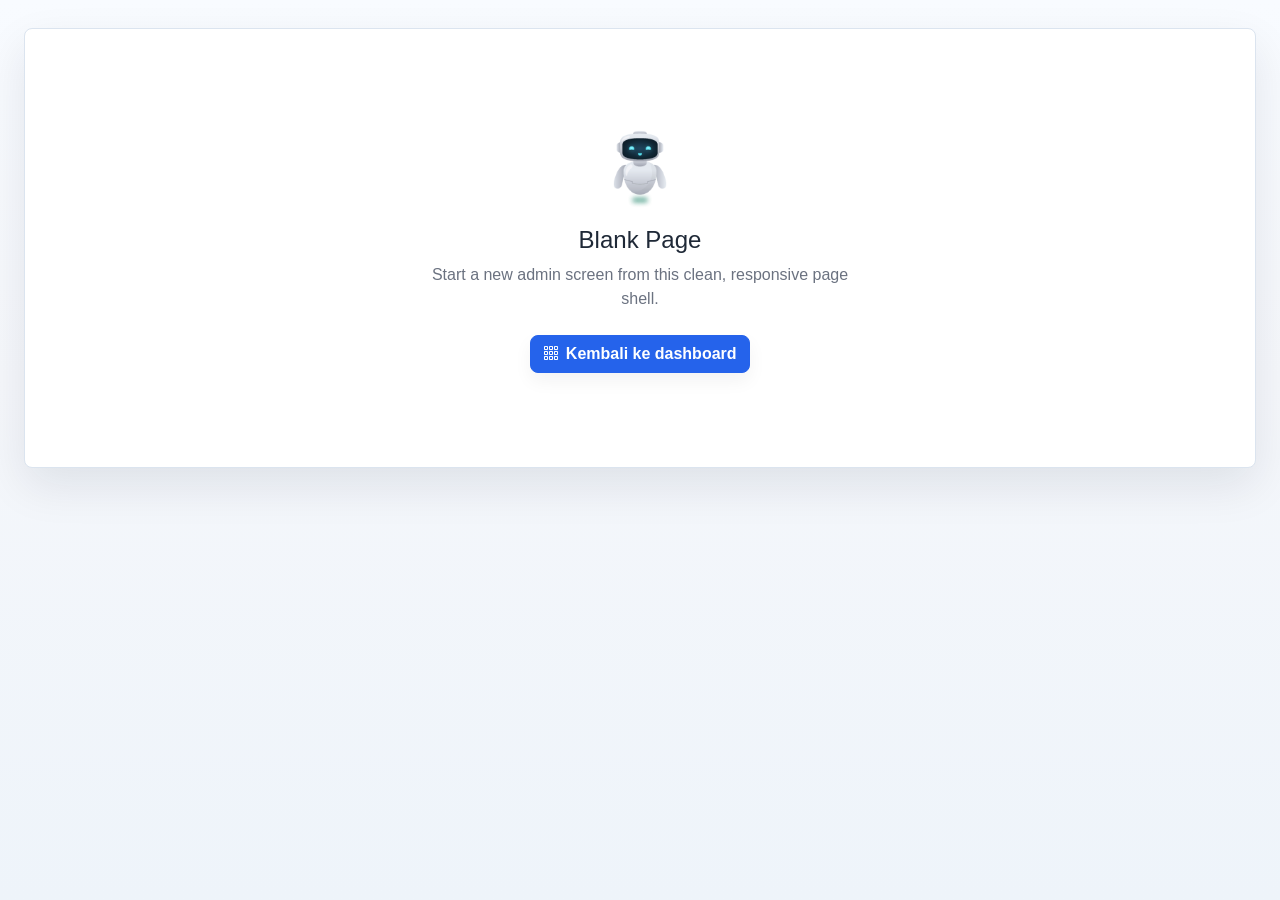
<file: blank.html>
<!DOCTYPE html>
<html lang="en">
<head>
  <meta charset="UTF-8">
  <meta name="viewport" content="width=device-width, initial-scale=1.0">
  <meta name="description" content="adminHMD professional admin dashboard template">
  <title>Blank</title>

  <link rel="stylesheet" href="Template/assets/css/bootstrap.min.css">
  <link rel="stylesheet" href="Template/assets/vendors/bootstrap-icons/bootstrap-icons.css">
  <link rel="stylesheet" href="Template/assets/css/style.css">
</head>

<body>
  <div class="admin-shell">
    <div class="sidebar-backdrop" data-sidebar-close></div>
      <main class="dashboard-content">
        <div class="container-fluid px-3 px-lg-4 py-4">
          <section class="panel blank-panel">
            <div class="blank-state">
              <img class="blank-visual" src="Template/assets/images/png/dasher-ai.png" alt="adminHMD assistant visual">
              <h2 class="h4 mb-2">Blank Page</h2>
              <p class="text-muted mb-4">Start a new admin screen from this clean, responsive page shell.</p>
              <a class="btn btn-primary" href="#"><i class="bi bi-grid-3x3-gap" aria-hidden="true"></i> Kembali ke dashboard</a>
            </div>
          </section>
        </div>
      </main>

    </div>
  </div>

  <script src="Template/assets/js/bootstrap.bundle.min.js"></script>
  <script src="Template/assets/js/main.js"></script>
</body>
</html>
</file>
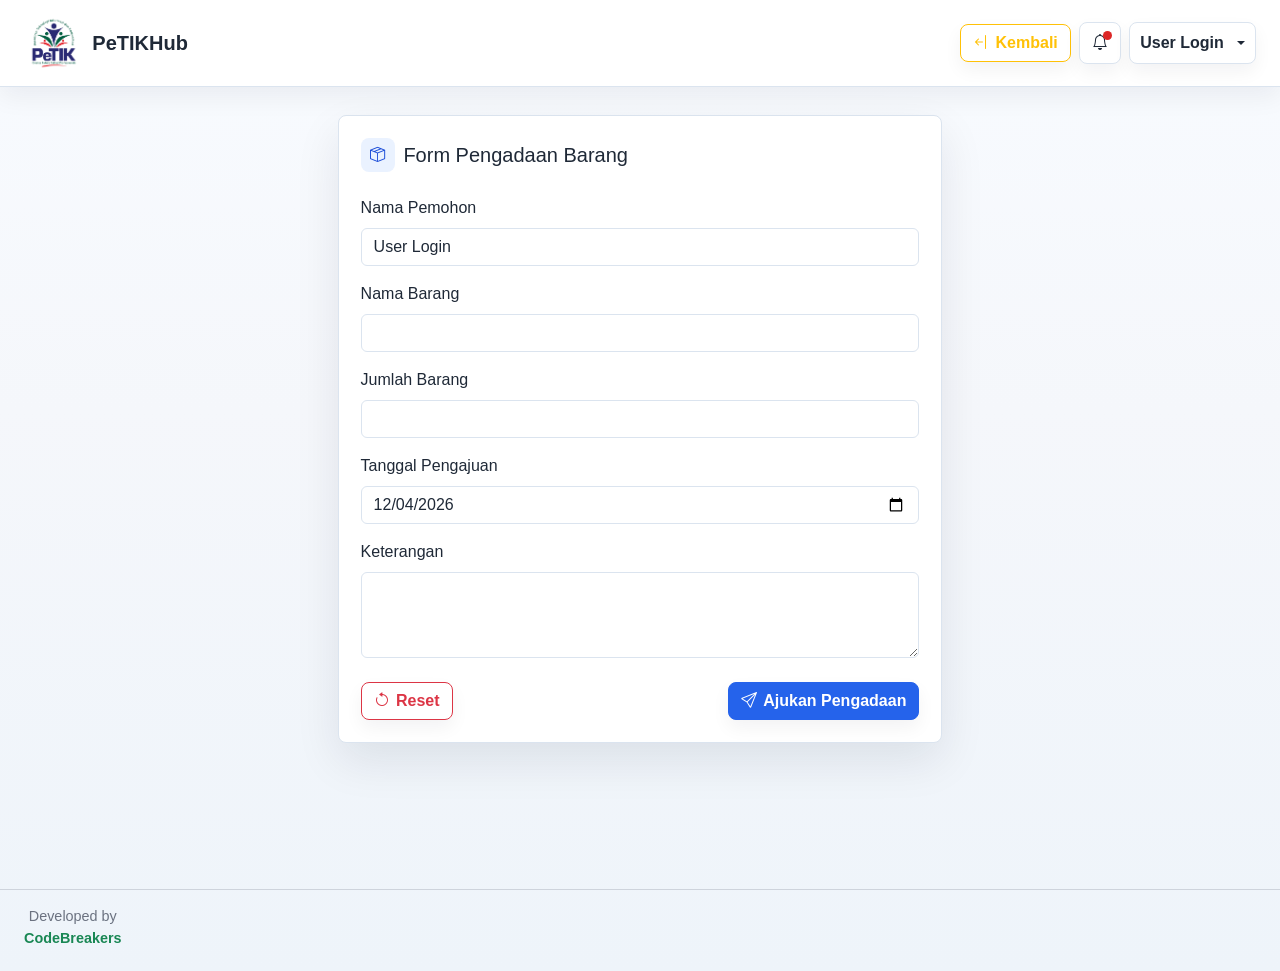
<file: form.html>
<!doctype html>
<html lang="id" data-theme="light" data-bs-theme="light">
  <head>
    <meta charset="UTF-8" />
    <meta name="viewport" content="width=device-width, initial-scale=1.0" />
    <meta
      name="description"
      content="adminHMD professional admin dashboard template"
    />
    <title>Form Pengadaan Barang</title>

    <link rel="stylesheet" href="Template/assets/css/bootstrap.min.css" />
    <link
      rel="stylesheet"
      href="Template/assets/vendors/bootstrap-icons/bootstrap-icons.css"
    />
    <link rel="stylesheet" href="Template/assets/css/style.css" />
  </head>

  <body>
    <div class="admin-main">
      <nav class="navbar admin-navbar navbar-expand bg-white">
        <div class="container-fluid px-3 px-lg-4">
          <div class="navbar-brand-wrapper d-flex align-items-center">
            <img
              src="Template/assets/images/jpeg/logo_PeTIK.png"
              alt="logo"
              class="navbar-brand me-2"
              style="width: 10%"
            />
            <h5 class="fw-bold mb-0">PeTIKHub</h5>
          </div>

          <div class="navbar-actions ms-auto d-flex align-items-center gap-2">
            <a href="dashboard_user.html">
              <button class="btn btn-outline-warning" type="button">
                <i class="bi bi-arrow-bar-left" aria-hidden="true"></i>
                Kembali
              </button>
            </a>

            <div class="dropdown">
              <button
                class="icon-button"
                type="button"
                data-bs-toggle="dropdown"
                aria-expanded="false"
                aria-label="Notifications"
              >
                <span class="notification-dot"></span>
                <i class="bi bi-bell" aria-hidden="true"></i>
              </button>
              <div class="dropdown-menu dropdown-menu-end notification-menu">
                <div class="dropdown-header fw-bold text-body">
                  Notifications
                </div>
                <a class="dropdown-item">
                  <span class="notification-title">New user registered</span>
                  <span class="notification-time">4 minutes ago</span>
                </a>
                <a class="dropdown-item">
                  <span class="notification-title">Revenue target reached</span>
                  <span class="notification-time">32 minutes ago</span>
                </a>
                <a class="dropdown-item">
                  <span class="notification-title"
                    >Security review completed</span
                  >
                  <span class="notification-time">1 hour ago</span>
                </a>
              </div>
            </div>

            <div class="dropdown">
              <button
                class="profile-button dropdown-toggle"
                type="button"
                data-bs-toggle="dropdown"
                aria-expanded="false"
              >
                <span class="profile-name d-none d-sm-inline" id="pengguna"
                  >User</span
                >
              </button>
              <ul class="dropdown-menu dropdown-menu-end">
                <li>
                  <button
                    class="btn btn-danger dropdown-item text-danger"
                    type="button"
                    onclick="logout()"
                  >
                    Logout
                  </button>
                </li>
              </ul>
            </div>
          </div>
        </div>
      </nav>

      <main class="dashboard-content">
        <div class="container-fluid px-3 px-lg-4 py-4">
          <section class="row justify-content-center g-4">
            <div class="col-12 col-lg-8 col-xl-6">
              <form
                id="formPengadaan"
                class="panel needs-validation"
                novalidate
              >
                <div class="panel-header">
                  <div>
                    <h2 class="h5 mb-1 section-title">
                      <i class="bi bi-box-seam" aria-hidden="true"></i>
                      <span>Form Pengadaan Barang</span>
                    </h2>
                  </div>
                </div>

                <div class="row g-3">
                  <div class="col-12">
                    <label class="form-label" for="formNama"
                      >Nama Pemohon</label
                    >
                    <input
                      class="form-control"
                      id="formNama"
                      type="text"
                      readonly
                      required
                    />
                    <small
                      id="pemohonError"
                      class="text-danger d-block"
                    ></small>
                  </div>

                  <div class="col-12 mt-3">
                    <label class="form-label" for="formBarang"
                      >Nama Barang</label
                    >
                    <input
                      class="form-control"
                      id="formBarang"
                      type="text"
                      required
                    />
                    <small id="barangError" class="text-danger d-block"></small>
                  </div>

                  <div class="col-12 mt-3">
                    <label class="form-label" for="formJumlah"
                      >Jumlah Barang</label
                    >
                    <input
                      class="form-control"
                      id="formJumlah"
                      type="number"
                      min="1"
                      step="1"
                      required
                    />
                    <small id="jumlahError" class="text-danger d-block"></small>
                  </div>

                  <div class="col-12 mt-3">
                    <label class="form-label" for="formTanggal"
                      >Tanggal Pengajuan</label
                    >
                    <input
                      class="form-control"
                      id="formTanggal"
                      type="date"
                      required
                    />
                    <small
                      id="tanggalError"
                      class="text-danger d-block"
                    ></small>
                  </div>

                  <div class="col-12 mt-3">
                    <label class="form-label" for="formAlasan"
                      >Keterangan</label
                    >
                    <textarea
                      class="form-control"
                      id="formAlasan"
                      rows="3"
                      required
                    ></textarea>
                    <small id="alasanError" class="text-danger d-block"></small>
                  </div>
                </div>

                <div class="d-flex justify-content-between mt-4">
                  <div>
                    <button class="btn btn-outline-danger" type="reset">
                      <i
                        class="bi bi-arrow-counterclockwise"
                        aria-hidden="true"
                      ></i>
                      Reset
                    </button>
                  </div>
                  <button class="btn btn-primary" type="submit">
                    <i class="bi bi-send" aria-hidden="true"></i>
                    Ajukan Pengadaan
                  </button>
                </div>
              </form>
            </div>
          </section>
        </div>
      </main>

      <footer class="admin-footer">
        <hr />
        <div class="container-fluid px-3 px-lg-4 text-center">
          <span>
            Developed by <br />
            <a
              target="_blank"
              class="fw-bold text-success text-decoration-none"
              href="https://t.me/+vGGWje0_0b82NDFl"
            >
              CodeBreakers
            </a>
          </span>
        </div>
      </footer>
    </div>

    <script src="Template/assets/js/bootstrap.bundle.min.js"></script>
    <script src="form.js"></script>
  </body>
</html>
</file>
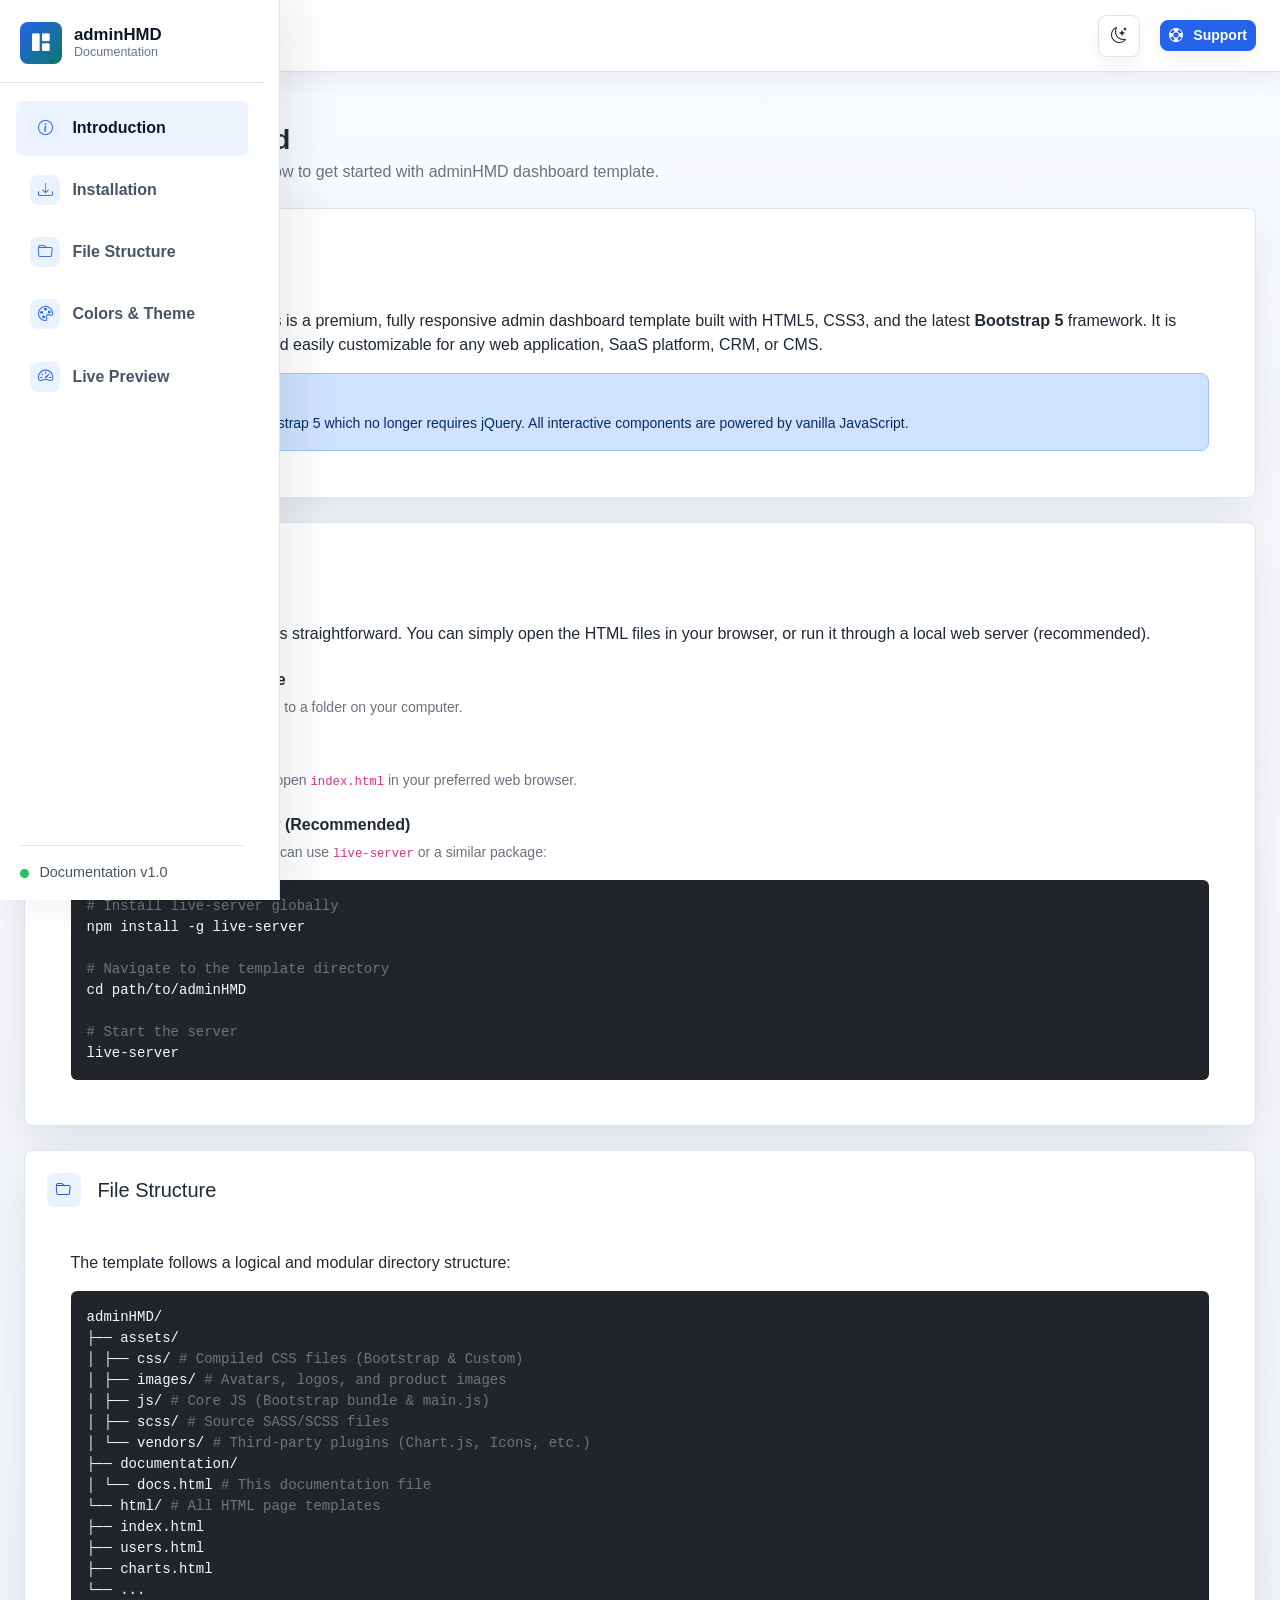
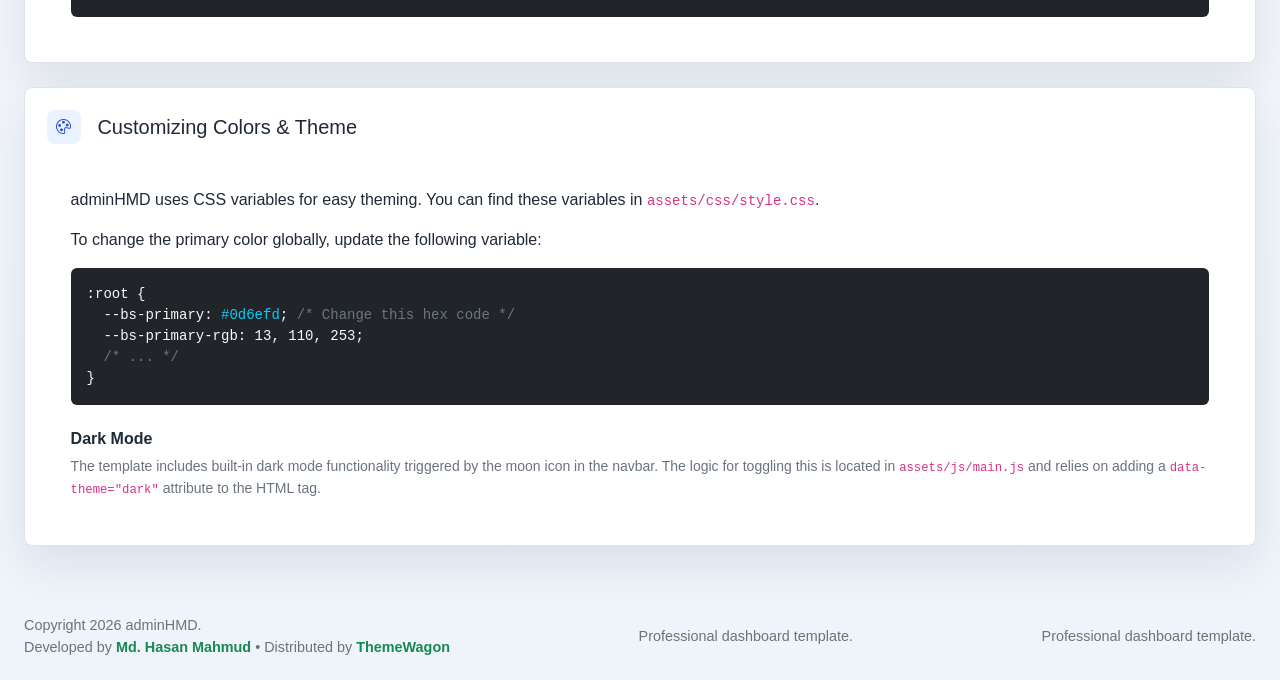
<file: Template/documentation/docs.html>
<!DOCTYPE html>
<html lang="en">
<head>
  <meta charset="UTF-8">
  <meta name="viewport" content="width=device-width, initial-scale=1.0">
  <meta name="description" content="adminHMD professional admin dashboard template documentation">
  <title>Documentation | adminHMD</title>

  <link rel="stylesheet" href="../assets/css/bootstrap.min.css">
  <link rel="stylesheet" href="../assets/vendors/bootstrap-icons/bootstrap-icons.css">
  <link rel="stylesheet" href="../assets/css/style.css">
</head>

<body>
  <div class="admin-shell">
    <div class="sidebar-backdrop" data-sidebar-close></div>

    <aside class="admin-sidebar" id="adminSidebar" aria-label="Main navigation">
      <div class="sidebar-header">
        <a class="brand-mark" href="../html/index.html" aria-label="adminHMD dashboard">
          <span class="brand-icon"><i class="bi bi-grid-1x2-fill" aria-hidden="true"></i></span>
          <span class="brand-copy">
            <span class="brand-title">adminHMD</span>
            <span class="brand-subtitle">Documentation</span>
          </span>
        </a>
      </div>

      <nav class="sidebar-nav">
        <a class="nav-link active" href="#introduction">
          <span class="nav-icon"><i class="bi bi-info-circle" aria-hidden="true"></i></span>
          <span class="nav-text">Introduction</span>
        </a>
        <a class="nav-link" href="#installation">
          <span class="nav-icon"><i class="bi bi-download" aria-hidden="true"></i></span>
          <span class="nav-text">Installation</span>
        </a>
        <a class="nav-link" href="#file-structure">
          <span class="nav-icon"><i class="bi bi-folder" aria-hidden="true"></i></span>
          <span class="nav-text">File Structure</span>
        </a>

        <a class="nav-link" href="#colors">
          <span class="nav-icon"><i class="bi bi-palette" aria-hidden="true"></i></span>
          <span class="nav-text">Colors & Theme</span>
        </a>
        
        <a class="nav-link" href="../html/index.html">
          <span class="nav-icon"><i class="bi bi-speedometer2" aria-hidden="true"></i></span>
          <span class="nav-text">Live Preview</span>
        </a>
      </nav>

      <div class="sidebar-footer">
        <span class="status-dot"></span>
        <span class="sidebar-footer-text">Documentation v1.0</span>
      </div>
    </aside>

    <div class="admin-main">
      <nav class="navbar admin-navbar navbar-expand bg-white border-bottom">
        <div class="container-fluid px-3 px-lg-4">
          <button class="sidebar-toggle" type="button" data-sidebar-toggle aria-controls="adminSidebar" aria-expanded="true" aria-label="Toggle sidebar">
            <span></span>
            <span></span>
            <span></span>
          </button>

          <div class="navbar-actions ms-auto">
            <button class="icon-button theme-toggle" type="button" data-theme-toggle aria-label="Switch color theme" title="Switch color theme">
              <i class="bi bi-moon-stars" data-theme-icon aria-hidden="true"></i>
            </button>
            <a class="btn btn-primary btn-sm ms-2" href="#!"><i class="bi bi-life-preserver me-1"></i> Support</a>
          </div>
        </div>
      </nav>

      <main class="dashboard-content">
        <div class="container-fluid px-3 px-lg-4 py-4">
          
          <div class="page-heading mb-4">
            <div class="page-heading-copy">
              <span class="page-icon bg-primary text-white"><i class="bi bi-journal-text" aria-hidden="true"></i></span>
              <div>
                <p class="eyebrow mb-1">Documentation</p>
                <h1 class="h3 mb-1">Getting Started</h1>
                <p class="text-muted mb-0">Everything you need to know to get started with adminHMD dashboard template.</p>
              </div>
            </div>
          </div>

          <!-- Section: Introduction -->
          <div class="panel mb-4" id="introduction">
            <div class="panel-header">
              <h2 class="h5 mb-0 section-title"><i class="bi bi-info-circle me-2"></i><span>Introduction</span></h2>
            </div>
            <div class="p-3 p-lg-4">
              <p>Welcome to <strong>adminHMD</strong>. This is a premium, fully responsive admin dashboard template built with HTML5, CSS3, and the latest <strong>Bootstrap 5</strong> framework. It is designed to be clean, fast, and easily customizable for any web application, SaaS platform, CRM, or CMS.</p>
              
              <div class="alert alert-primary d-flex align-items-center mb-0 mt-3" role="alert">
                <i class="bi bi-info-circle-fill fs-4 me-3"></i>
                <div>
                  <h4 class="alert-heading h6 mb-1">Note!</h4>
                  <p class="mb-0 small">This template uses Bootstrap 5 which no longer requires jQuery. All interactive components are powered by vanilla JavaScript.</p>
                </div>
              </div>
            </div>
          </div>

          <!-- Section: Installation -->
          <div class="panel mb-4" id="installation">
            <div class="panel-header">
              <h2 class="h5 mb-0 section-title"><i class="bi bi-download me-2"></i><span>Installation & Setup</span></h2>
            </div>
            <div class="p-3 p-lg-4">
              <p>Running the template locally is straightforward. You can simply open the HTML files in your browser, or run it through a local web server (recommended).</p>
              
              <h4 class="h6 mt-4 fw-bold">1. Unzip the downloaded file</h4>
              <p class="text-muted small">Extract the contents of the ZIP file to a folder on your computer.</p>
              
              <h4 class="h6 mt-4 fw-bold">2. Open in Browser</h4>
              <p class="text-muted small">Navigate to the <code>html/</code> folder and open <code>index.html</code> in your preferred web browser.</p>

              <h4 class="h6 mt-4 fw-bold">3. Running via Local Server (Recommended)</h4>
              <p class="text-muted small">If you have Node.js installed, you can use <code>live-server</code> or a similar package:</p>
              <div class="bg-dark text-light p-3 rounded mt-2 overflow-auto" style="font-family: monospace; font-size: 0.875rem;">
<span class="text-secondary"># Install live-server globally</span><br>
npm install -g live-server<br><br>
<span class="text-secondary"># Navigate to the template directory</span><br>
cd path/to/adminHMD<br><br>
<span class="text-secondary"># Start the server</span><br>
live-server
              </div>
            </div>
          </div>

          <!-- Section: File Structure -->
          <div class="panel mb-4" id="file-structure">
            <div class="panel-header">
              <h2 class="h5 mb-0 section-title"><i class="bi bi-folder me-2"></i><span>File Structure</span></h2>
            </div>
            <div class="p-3 p-lg-4">
              <p>The template follows a logical and modular directory structure:</p>
              <div class="bg-dark text-light p-3 rounded mt-2 overflow-auto" style="font-family: monospace; font-size: 0.875rem;">
adminHMD/<br>
├── assets/<br>
│   ├── css/           <span class="text-secondary"># Compiled CSS files (Bootstrap & Custom)</span><br>
│   ├── images/        <span class="text-secondary"># Avatars, logos, and product images</span><br>
│   ├── js/            <span class="text-secondary"># Core JS (Bootstrap bundle & main.js)</span><br>
│   ├── scss/          <span class="text-secondary"># Source SASS/SCSS files</span><br>
│   └── vendors/       <span class="text-secondary"># Third-party plugins (Chart.js, Icons, etc.)</span><br>
├── documentation/     <br>
│   └── docs.html      <span class="text-secondary"># This documentation file</span><br>
└── html/              <span class="text-secondary"># All HTML page templates</span><br>
    ├── index.html<br>
    ├── users.html<br>
    ├── charts.html<br>
    └── ...
              </div>
            </div>
          </div>

          <!-- Section: Customization -->
          <div class="panel mb-4" id="colors">
            <div class="panel-header">
              <h2 class="h5 mb-0 section-title"><i class="bi bi-palette me-2"></i><span>Customizing Colors & Theme</span></h2>
            </div>
            <div class="p-3 p-lg-4">
              <p>adminHMD uses CSS variables for easy theming. You can find these variables in <code>assets/css/style.css</code>.</p>
              
              <p>To change the primary color globally, update the following variable:</p>
              
              <div class="bg-dark text-light p-3 rounded mt-2 overflow-auto mb-4" style="font-family: monospace; font-size: 0.875rem;">
:root {<br>
&nbsp;&nbsp;--bs-primary: <span class="text-info">#0d6efd</span>; <span class="text-secondary">/* Change this hex code */</span><br>
&nbsp;&nbsp;--bs-primary-rgb: 13, 110, 253;<br>
&nbsp;&nbsp;<span class="text-secondary">/* ... */</span><br>
}
              </div>
              
              <h4 class="h6 mt-4 fw-bold">Dark Mode</h4>
              <p class="text-muted small mb-0">The template includes built-in dark mode functionality triggered by the moon icon in the navbar. The logic for toggling this is located in <code>assets/js/main.js</code> and relies on adding a <code>data-theme="dark"</code> attribute to the HTML tag.</p>
            </div>
          </div>

        </div>
      </main>

      <footer class="admin-footer">
        <div class="container-fluid px-3 px-lg-4">
          <span>Copyright 2026 adminHMD. <br> Developed by <a target="_blank" class="fw-bold text-success" href="https://github.com/HasanMahmudDev">Md. Hasan Mahmud</a> • Distributed by <a target="_blank" class="fw-bold text-success" href="https://themewagon.com">ThemeWagon</a> </span>
          <span>Professional dashboard template.</span>
          <span>Professional dashboard template.</span>
        </div>
      </footer>
    </div>
  </div>

  <script src="../assets/js/bootstrap.bundle.min.js"></script>
  <script src="../assets/js/main.js"></script>
  <script>
    // Simple script to handle active state on docs sidebar based on scroll/click
    document.addEventListener('DOMContentLoaded', () => {
      const navLinks = document.querySelectorAll('.sidebar-nav .nav-link[href^="#"]');
      navLinks.forEach(link => {
        link.addEventListener('click', function() {
          navLinks.forEach(l => l.classList.remove('active'));
          this.classList.add('active');
        });
      });
    });
  </script>
</body>
</html>
</file>
<file: Template/assets/css/style.css>
:root {
  --sidebar-width: 280px;
  --sidebar-mini-width: 84px;
  --admin-bg: #f5f7fb;
  --admin-surface: #ffffff;
  --admin-surface-soft: #f8fafc;
  --admin-border: #dbe4ef;
  --admin-text: #1f2937;
  --admin-muted: #6b7280;
  --admin-primary: #2563eb;
  --admin-primary-dark: #1d4ed8;
  --admin-success: #0f766e;
  --admin-warning: #d97706;
  --admin-danger: #dc2626;
  --admin-sidebar: #111827;
  --admin-sidebar-soft: #1f2937;
  --admin-shadow-sm: 0 10px 24px rgba(15, 23, 42, 0.06);
  --admin-shadow: 0 18px 46px rgba(15, 23, 42, 0.09);
  --admin-shadow-lg: 0 26px 70px rgba(15, 23, 42, 0.12);
  --admin-ring: 0 0 0 4px rgba(37, 99, 235, 0.12);
}

* {
  box-sizing: border-box;
}

html {
  min-height: 100%;
}

body {
  min-height: 100vh;
  margin: 0;
  background: linear-gradient(180deg, #f8fbff 0%, var(--admin-bg) 42%, #eef4fa 100%);
  color: var(--admin-text);
  font-family: "Segoe UI", Arial, sans-serif;
}

a {
  text-decoration: none;
}

.admin-shell {
  min-height: 100vh;
}

.admin-sidebar {
  position: fixed;
  inset: 0 auto 0 0;
  z-index: 1040;
  width: var(--sidebar-width);
  display: flex;
  flex-direction: column;
  overflow-x: hidden;
  overflow-y: auto;
  /* Reserve scrollbar gutter to keep inner content width stable so header/footer dividers align with scrollbar */
  scrollbar-gutter: stable;
  background: var(--admin-sidebar);
  color: #ffffff;
  box-shadow: 18px 0 42px rgba(15, 23, 42, 0.18);
  transform: translateX(0);
  transition: width 0.2s ease, transform 0.2s ease;
}

.sidebar-header {
  padding: 1.35rem 1.25rem 1.15rem;
  margin-inline: 0;
  border-bottom: 1px solid rgba(255, 255, 255, 0.08);
}

.brand-mark {
  display: flex;
  align-items: center;
  gap: 0.75rem;
  min-width: 0;
  color: #ffffff;
}

.brand-mark:hover,
.brand-mark:focus {
  color: #ffffff;
}

.brand-icon,
.profile-avatar,
.metric-icon,
.nav-icon {
  display: inline-grid;
  place-items: center;
  flex: 0 0 auto;
  font-weight: 800;
}

.brand-icon {
  width: 42px;
  height: 42px;
  border-radius: 8px;
  background: linear-gradient(135deg, #2563eb, #0f766e);
  color: #ffffff;
}

.brand-copy,
.brand-title,
.brand-subtitle,
.nav-text,
.sidebar-footer-text {
  min-width: 0;
  transition: opacity 0.16s ease, width 0.16s ease;
}

.brand-title,
.brand-subtitle {
  display: block;
  line-height: 1.2;
  white-space: nowrap;
}

.brand-title {
  font-size: 1.05rem;
  font-weight: 800;
}

.brand-subtitle {
  color: #9ca3af;
  font-size: 0.78rem;
}

.sidebar-nav {
  display: grid;
  gap: 0.45rem;
  padding: 1.1rem 1rem;
}

.sidebar-nav .nav-link {
  display: flex;
  align-items: center;
  gap: 0.75rem;
  min-height: 48px;
  padding: 0.78rem 0.9rem;
  border-radius: 8px;
  color: #d1d5db;
  font-weight: 700;
  transition: background 0.16s ease, color 0.16s ease, transform 0.16s ease;
  white-space: nowrap;
}

.sidebar-nav .nav-link:hover,
.sidebar-nav .nav-link:focus,
.sidebar-nav .nav-link.active {
  background: var(--admin-sidebar-soft);
  color: #ffffff;
}

.sidebar-nav .nav-link:hover,
.sidebar-nav .nav-link:focus {
  transform: translateX(2px);
}

.nav-icon {
  width: 30px;
  height: 30px;
  border-radius: 8px;
  background: rgba(255, 255, 255, 0.08);
  color: #bfdbfe;
  font-size: 0.76rem;
}

.sidebar-footer {
  display: flex;
  align-items: center;
  gap: 0.65rem;
  margin-top: auto;
  margin-inline: 1.25rem;
  padding: 1rem 0;
  color: #d1d5db;
  border-top: 1px solid rgba(255, 255, 255, 0.08);
  font-size: 0.9rem;
  white-space: nowrap;
}

.sidebar-user {
  margin: auto 1rem 1rem;
  padding: 0.85rem;
  display: grid;
  justify-items: center;
  gap: 0.22rem;
  border: 1px solid var(--admin-sidebar-border);
  border-radius: 8px;
  background: var(--admin-sidebar-soft);
  text-align: center;
}

.sidebar-user-avatar {
  border: 3px solid #53e9b9;
}

.sidebar-user strong {
  color: var(--admin-sidebar-text-strong);
  font-size: 1rem;
  line-height: 1.1;
}

.sidebar-user small {
  color: var(--admin-sidebar-muted);
  font-size: 0.84rem;
}

.status-dot,
.notification-dot {
  width: 9px;
  height: 9px;
  border-radius: 50%;
}

.status-dot {
  flex: 0 0 auto;
  background: #22c55e;
}

.admin-main {
  width: auto;
  min-width: 0;
  min-height: 100vh;
  margin-left: var(--sidebar-width);
  transition: margin-left 0.2s ease;
  margin-left: 0%;
}

.admin-navbar {
  position: sticky;
  top: 0;
  z-index: 1020;
  min-height: 72px;
  border-bottom: 1px solid var(--admin-border);
  box-shadow: var(--admin-shadow-sm);
}

.admin-navbar.bg-white {
  background-color: rgba(255, 255, 255, 0.94) !important;
  backdrop-filter: blur(14px);
}

.search-box-wrapper {
  position: relative;
  width: 100%;
  max-width: 300px;
}

.search-box-wrapper .search-icon {
  position: absolute;
  left: 14px;
  top: 50%;
  transform: translateY(-50%);
  color: #6b7280; 
  pointer-events: none;
}

.search-box-wrapper .search-input-custom {
  padding-left: 40px;
  border-radius: 8px;
}

.navbar-actions {
  display: flex;
  align-items: center;
  gap: 0.75rem;
}

.icon-button,
.profile-button {
  border: 1px solid var(--admin-border);
  background: #ffffff;
  color: var(--admin-text);
  box-shadow: 0 8px 18px rgba(15, 23, 42, 0.05);
  transition: border-color 0.16s ease, box-shadow 0.16s ease, transform 0.16s ease;
}

.icon-button:hover,
.icon-button:focus,
.profile-button:hover,
.profile-button:focus {
  border-color: #bfdbfe;
  box-shadow: var(--admin-ring);
}

.icon-button {
  position: relative;
  width: 42px;
  height: 42px;
  border-radius: 8px;
  font-weight: 800;
}

.notification-dot {
  position: absolute;
  top: 8px;
  right: 8px;
  background: var(--admin-danger);
}

.notification-menu {
  width: min(320px, calc(100vw - 2rem));
  border: 1px solid var(--admin-border);
  border-radius: 8px;
  box-shadow: var(--admin-shadow);
}

.notification-menu .dropdown-item {
  display: grid;
  gap: 0.2rem;
  padding-block: 0.7rem;
}

.notification-title {
  font-weight: 700;
}

.notification-time {
  color: var(--admin-muted);
  font-size: 0.82rem;
}

.profile-button {
  display: flex;
  align-items: center;
  gap: 0.55rem;
  min-height: 42px;
  padding: 0.35rem 0.65rem;
  border-radius: 8px;
  font-weight: 700;
}

.profile-avatar {
  width: 30px;
  height: 30px;
  border-radius: 8px;
  background: #e0ecff;
  color: var(--admin-primary-dark);
  font-size: 0.76rem;
}

.avatar-img {
  display: block;
  flex: 0 0 auto;
  object-fit: cover;
  object-position: center;
}

.avatar-sm {
  width: 34px;
  height: 34px;
  border-radius: 10px;
}

.avatar-md {
  width: 56px;
  height: 56px;
  border-radius: 50%;
}

.avatar-xl {
  width: 78px;
  height: 78px;
  border-radius: 50%;
}

.profile-button .avatar-sm {
  border: 2px solid #52e7b8;
  box-shadow: 0 0 0 2px rgba(15, 23, 42, 0.08);
}

html[data-theme="dark"] .profile-button .avatar-sm {
  border-color: #54f0be;
  box-shadow: 0 0 0 2px rgba(255, 255, 255, 0.08);
}

.dashboard-content {
  min-height: calc(100vh - 132px);
}

.dashboard-content > .container-fluid {
  padding-top: 1.75rem !important;
  padding-bottom: 1.75rem !important;
}

.page-heading,
.panel-header,
.metric-top {
  display: flex;
  align-items: center;
  justify-content: space-between;
  gap: 1rem;
}

.page-heading {
  margin-bottom: 1.35rem;
}

.page-heading h1 {
  font-weight: 800;
  letter-spacing: 0;
}

.eyebrow {
  color: var(--admin-primary);
  font-size: 0.78rem;
  font-weight: 800;
  text-transform: uppercase;
}

.heading-actions {
  display: flex;
  flex-wrap: wrap;
  justify-content: flex-end;
  gap: 0.65rem;
}

.btn {
  border-radius: 8px;
  font-weight: 700;
  box-shadow: 0 8px 18px rgba(15, 23, 42, 0.05);
  transition: border-color 0.16s ease, background 0.16s ease, box-shadow 0.16s ease, transform 0.16s ease;
}

.btn:hover,
.btn:focus {
  transform: translateY(-1px);
}

.btn-primary {
  border-color: var(--admin-primary);
  background: var(--admin-primary);
}

.btn-primary:hover,
.btn-primary:focus {
  border-color: var(--admin-primary-dark);
  background: var(--admin-primary-dark);
}

.metric-card,
.panel {
  border: 1px solid var(--admin-border);
  border-radius: 8px;
  background: var(--admin-surface);
  box-shadow: var(--admin-shadow);
}

.metric-card {
  position: relative;
  min-height: 164px;
  padding: 1.35rem;
  overflow: hidden;
  transition: border-color 0.18s ease, box-shadow 0.18s ease, transform 0.18s ease;
}

.metric-card::before {
  content: "";
  position: absolute;
  inset: 0 auto 0 0;
  width: 4px;
  background: var(--metric-color, var(--admin-primary));
}

.metric-card:hover {
  border-color: #c6d5e8;
  box-shadow: var(--admin-shadow-lg);
  transform: translateY(-3px);
}

.metric-primary {
  --metric-color: var(--admin-primary);
}

.metric-success {
  --metric-color: var(--admin-success);
}

.metric-warning {
  --metric-color: var(--admin-warning);
}

.metric-danger {
  --metric-color: var(--admin-danger);
}

.metric-label {
  color: var(--admin-muted);
  font-size: 0.78rem;
  font-weight: 800;
  text-transform: uppercase;
}

.metric-icon {
  width: 42px;
  height: 42px;
  border-radius: 8px;
  background: #eaf2ff;
  color: var(--metric-color, var(--admin-primary));
  box-shadow: inset 0 0 0 1px rgba(255, 255, 255, 0.7);
}

.metric-success .metric-icon {
  background: #e7f6f3;
}

.metric-warning .metric-icon {
  background: #fff4df;
}

.metric-danger .metric-icon {
  background: #ffecec;
}

.metric-value {
  margin-top: 1rem;
  color: var(--admin-text);
  font-size: 2.18rem;
  font-weight: 800;
  line-height: 1;
}

.metric-meta {
  display: flex;
  flex-wrap: wrap;
  gap: 0.35rem;
  margin-top: 0.9rem;
  color: var(--admin-muted);
  font-size: 0.9rem;
  font-weight: 700;
}

.panel {
  padding: 1.35rem;
  transition: border-color 0.18s ease, box-shadow 0.18s ease;
}

.panel:hover {
  border-color: #c6d5e8;
  box-shadow: var(--admin-shadow-lg);
}

.panel-header {
  margin-bottom: 1.25rem;
}

.panel-header p {
  font-size: 0.92rem;
}

.chart-bars {
  height: 292px;
  display: grid;
  grid-template-columns: repeat(6, minmax(38px, 1fr));
  align-items: end;
  gap: 1rem;
  padding: 1.2rem 0.4rem 0;
  border-radius: 8px;
  background: linear-gradient(180deg, #f8fafc 0%, #ffffff 100%);
}

.chart-column {
  height: 100%;
  display: grid;
  grid-template-rows: 1fr auto;
  align-items: end;
  gap: 0.6rem;
  color: var(--admin-muted);
  font-size: 0.84rem;
  font-weight: 700;
  text-align: center;
}

.chart-column span {
  width: 100%;
  height: var(--bar-size);
  min-height: 28px;
  display: block;
  border-radius: 8px 8px 3px 3px;
  background: linear-gradient(180deg, var(--admin-primary), var(--admin-success));
  box-shadow: 0 10px 20px rgba(37, 99, 235, 0.18);
}

.bar-42 {
  --bar-size: 42%;
}

.bar-58 {
  --bar-size: 58%;
}

.bar-51 {
  --bar-size: 51%;
}

.bar-72 {
  --bar-size: 72%;
}

.bar-66 {
  --bar-size: 66%;
}

.bar-83 {
  --bar-size: 83%;
}

.activity-list {
  display: grid;
  gap: 1.1rem;
}

.activity-item {
  display: grid;
  grid-template-columns: auto 1fr;
  gap: 0.85rem;
  padding-bottom: 1.1rem;
  border-bottom: 1px solid var(--admin-border);
}

.activity-item:last-child {
  padding-bottom: 0;
  border-bottom: 0;
}

.activity-dot {
  width: 12px;
  height: 12px;
  margin-top: 0.45rem;
  border-radius: 50%;
  box-shadow: 0 0 0 5px rgba(37, 99, 235, 0.08);
}

.table {
  --bs-table-bg: transparent;
}

.table thead th {
  color: var(--admin-muted);
  font-size: 0.78rem;
  text-transform: uppercase;
  white-space: nowrap;
}

.table tbody td {
  min-width: 120px;
  padding-top: 1rem;
  padding-bottom: 1rem;
}

.table tbody tr {
  transition: background 0.16s ease;
}

.table tbody tr:hover {
  background: #f8fbff;
}

.badge {
  border-radius: 8px;
  padding: 0.45rem 0.65rem;
}

.table-search {
  width: min(260px, 100%);
  border-color: var(--admin-border);
  border-radius: 8px;
}

.table-media {
  display: flex;
  align-items: center;
  gap: 0.7rem;
}

.product-thumb {
  width: 42px;
  height: 42px;
  border-radius: 8px;
  object-fit: cover;
  flex: 0 0 auto;
  border: 1px solid var(--admin-border);
}

.profile-avatar-lg {
  width: 92px;
  height: 92px;
  border-radius: 8px;
  font-size: 1.5rem;
}

.profile-hero {
  display: grid;
  justify-items: center;
}

.profile-card {
  overflow: hidden;
}

.profile-cover {
  margin: -1.35rem -1.35rem 0.9rem;
  height: 96px;
  border-bottom: 1px solid var(--admin-border);
}

.profile-cover img {
  width: 100%;
  height: 100%;
  display: block;
  object-fit: cover;
  object-position: center;
}

.profile-photo {
  margin-top: -44px;
  border: 4px solid var(--admin-surface);
  box-shadow: var(--admin-shadow-sm);
}

.info-list,
.settings-list,
.legend-list {
  display: grid;
  gap: 0.85rem;
}

.info-list div,
.mini-card,
.settings-row,
.legend-list div {
  border: 1px solid var(--admin-border);
  border-radius: 8px;
  background: var(--admin-surface-soft);
}

.info-list div,
.legend-list div {
  display: flex;
  align-items: center;
  justify-content: space-between;
  gap: 1rem;
  padding: 0.85rem;
}

.info-list span,
.mini-card span,
.settings-row small {
  color: var(--admin-muted);
  font-size: 0.84rem;
}

.info-list strong,
.mini-card strong {
  text-align: right;
}

.mini-card {
  display: grid;
  gap: 0.35rem;
  min-height: 104px;
  align-content: center;
  padding: 1rem;
}

.mini-card strong {
  color: var(--admin-text);
  font-size: 1.05rem;
}

.settings-row {
  display: flex;
  align-items: center;
  justify-content: space-between;
  gap: 1rem;
  padding: 1rem;
  cursor: pointer;
}

.settings-row span {
  display: grid;
  gap: 0.2rem;
}

.donut-chart {
  width: 190px;
  height: 190px;
  display: grid;
  place-items: center;
  border-radius: 50%;
  background: conic-gradient(var(--admin-primary) 0 42%, var(--admin-success) 42% 68%, var(--admin-warning) 68% 86%, var(--admin-danger) 86% 100%);
  box-shadow: var(--admin-shadow-sm);
}

.donut-chart span {
  width: 112px;
  height: 112px;
  display: grid;
  place-items: center;
  border-radius: 50%;
  background: #ffffff;
  color: var(--admin-text);
  font-size: 1.65rem;
  font-weight: 800;
}

.legend-list div {
  padding: 0.75rem 0.85rem;
}

.legend-dot {
  width: 10px;
  height: 10px;
  flex: 0 0 auto;
  border-radius: 50%;
}

.legend-list strong {
  margin-left: auto;
}

.progress {
  height: 1.15rem;
  border-radius: 8px;
  background: #e8eef6;
}

.progress-bar {
  border-radius: 8px;
  font-size: 0.75rem;
  font-weight: 800;
}

.progress-42 {
  width: 42%;
}

.progress-58 {
  width: 58%;
}

.progress-72 {
  width: 72%;
}

.blank-panel {
  min-height: 440px;
  display: grid;
  place-items: center;
  text-align: center;
}

.blank-state {
  max-width: 440px;
  display: grid;
  justify-items: center;
}

.blank-visual {
  width: 88px;
  height: 88px;
  object-fit: contain;
  margin-bottom: 0.9rem;
}

.auth-body {
  min-height: 100vh;
  background: linear-gradient(135deg, #f8fbff 0%, #eaf2ff 44%, #eef8f6 100%);
}

.auth-page,
.error-page {
  min-height: 100vh;
  display: grid;
  place-items: center;
  padding: 1.5rem;
}

.auth-card,
.error-card {
  width: min(100%, 460px);
  border: 1px solid var(--admin-border);
  border-radius: 8px;
  background: rgba(255, 255, 255, 0.96);
  box-shadow: var(--admin-shadow-lg);
}

.auth-card {
  padding: 1.5rem;
}

.auth-visual {
  margin-bottom: 1rem;
  height: 96px;
  border: 1px solid var(--admin-border);
  border-radius: 8px;
  overflow: hidden;
}

.auth-visual img {
  width: 100%;
  height: 100%;
  display: block;
  object-fit: cover;
  object-position: center;
}

.error-card {
  padding: 2rem;
  text-align: center;
}

.error-illustration {
  width: min(260px, 100%);
  max-height: 132px;
  object-fit: contain;
  margin: 0 auto 0.55rem;
}

.auth-brand {
  display: flex;
  align-items: center;
  gap: 0.75rem;
  margin-bottom: 1.5rem;
  color: var(--admin-text);
}

.auth-brand:hover,
.auth-brand:focus {
  color: var(--admin-text);
}

.auth-brand span:last-child {
  display: grid;
  line-height: 1.2;
}

.auth-brand small,
.auth-footer {
  color: var(--admin-muted);
}

.auth-footer {
  margin-top: 1.2rem;
  text-align: center;
  font-size: 0.92rem;
}

.error-code {
  color: var(--admin-primary);
  font-size: clamp(5rem, 18vw, 8rem);
  font-weight: 800;
  line-height: 1;
}

.admin-footer {
  padding: 1.1rem 0 1.35rem;
  color: var(--admin-muted);
  font-size: 0.9rem;
}

.admin-footer .container-fluid {
  display: flex;
  align-items: center;
  justify-content: space-between;
  gap: 1rem;
}

@media (min-width: 992px) {
  body.sidebar-mini .admin-sidebar {
    width: var(--sidebar-mini-width);
  }

  body.sidebar-mini .admin-main {
    margin-left: var(--sidebar-mini-width);
  }

  body.sidebar-mini .brand-copy,
  body.sidebar-mini .nav-text,
  body.sidebar-mini .sidebar-footer-text {
    width: 0;
    opacity: 0;
    overflow: hidden;
  }

  body.sidebar-mini .sidebar-header,
  body.sidebar-mini .sidebar-footer {
    margin-inline: 1rem;
    padding-inline: 0;
  }

  body.sidebar-mini .sidebar-nav .nav-link {
    justify-content: center;
    padding-inline: 0.65rem;
  }

  body.sidebar-mini .sidebar-nav .nav-link:hover,
  body.sidebar-mini .sidebar-nav .nav-link:focus {
    transform: none;
  }
}

@media (max-width: 991.98px) {
  .admin-sidebar {
    width: min(var(--sidebar-width), calc(100vw - 48px));
    transform: translateX(-100%);
  }

  .admin-main {
    margin-left: 0;
  }

  body.sidebar-open {
    overflow: hidden;
  }

  body.sidebar-open .admin-sidebar {
    transform: translateX(0);
  }

  body.sidebar-open .sidebar-backdrop {
    display: block;
  }
}

@media (max-width: 575.98px) {
  .page-heading,
  .panel-header {
    align-items: flex-start;
    flex-direction: column;
  }

  .heading-actions {
    width: 100%;
    justify-content: stretch;
  }

  .heading-actions .btn {
    flex: 1 1 0;
  }

  .chart-bars {
    height: 220px;
    gap: 0.6rem;
    padding-inline: 0.25rem;
  }

  .metric-value {
    font-size: 1.85rem;
  }

  .metric-card,
  .panel {
    padding: 1.1rem;
  }

  .admin-footer .container-fluid {
    align-items: flex-start;
    flex-direction: column;
  }
}

@media (prefers-reduced-motion: reduce) {
  .sidebar-nav .nav-link,
  .sidebar-toggle,
  .icon-button,
  .profile-button,
  .btn,
  .metric-card,
  .panel,
  .table tbody tr {
    transition: none;
  }

  .sidebar-nav .nav-link:hover,
  .sidebar-nav .nav-link:focus,
  .btn:hover,
  .btn:focus,
  .metric-card:hover {
    transform: none;
  }
}

html[data-theme="dark"] {
  --admin-bg: #0f172a;
  --admin-surface: #182235;
  --admin-surface-soft: #111827;
  --admin-border: #2f3b52;
  --admin-text: #e5edf7;
  --admin-muted: #9aa8bd;
  --admin-primary: #60a5fa;
  --admin-primary-dark: #3b82f6;
  --admin-success: #2dd4bf;
  --admin-warning: #fbbf24;
  --admin-danger: #f87171;
  --admin-sidebar: #090f1d;
  --admin-sidebar-soft: #172033;
  --admin-shadow-sm: 0 10px 24px rgba(0, 0, 0, 0.24);
  --admin-shadow: 0 18px 46px rgba(0, 0, 0, 0.32);
  --admin-shadow-lg: 0 26px 70px rgba(0, 0, 0, 0.42);
  --admin-ring: 0 0 0 4px rgba(96, 165, 250, 0.18);
}

html[data-theme="dark"] body {
  background: linear-gradient(180deg, #111827 0%, var(--admin-bg) 48%, #0b1120 100%);
}

.brand-icon {
  font-size: 1.1rem;
}

.nav-icon {
  font-size: 0.95rem;
}

.theme-toggle i {
  font-size: 1rem;
}

.admin-navbar.bg-white,
.sidebar-toggle,
.icon-button,
.profile-button {
  background-color: var(--admin-surface) !important;
  color: var(--admin-text);
}

html[data-theme="dark"] .admin-navbar.bg-white {
  background-color: rgba(24, 34, 53, 0.92) !important;
}

html[data-theme="dark"] .profile-avatar {
  background: #1e3a5f;
  color: #bfdbfe;
}

.page-heading-copy {
  display: flex;
  align-items: center;
  justify-content: flex-start;
  gap: 1rem;
  min-width: 0;
}

.page-icon,
.section-title i {
  display: inline-grid;
  place-items: center;
  flex: 0 0 auto;
  border-radius: 8px;
  background: #eaf2ff;
  color: var(--admin-primary-dark);
}

.page-icon {
  width: 48px;
  height: 48px;
  font-size: 1.25rem;
}

.section-title {
  display: inline-flex;
  align-items: center;
  gap: 0.55rem;
}

.section-title i {
  width: 34px;
  height: 34px;
  font-size: 0.95rem;
}

html[data-theme="dark"] .page-icon,
html[data-theme="dark"] .section-title i {
  background: #1e3a5f;
  color: #bfdbfe;
}

.btn {
  display: inline-flex;
  align-items: center;
  justify-content: center;
  gap: 0.4rem;
}

.btn-light {
  border-color: var(--admin-border);
  background: var(--admin-surface-soft);
  color: var(--admin-text);
}

.btn-outline-secondary {
  border-color: var(--admin-border);
  color: var(--admin-text);
}

.btn-outline-secondary:hover,
.btn-outline-secondary:focus {
  border-color: var(--admin-primary);
  background: #eaf2ff;
  color: var(--admin-primary-dark);
}

html[data-theme="dark"] .btn-outline-secondary:hover,
html[data-theme="dark"] .btn-outline-secondary:focus {
  background: #1e3a5f;
  color: #bfdbfe;
}

html[data-theme="dark"] .chart-bars {
  background: linear-gradient(180deg, #111827 0%, #182235 100%);
}

html[data-theme="dark"] .table tbody tr:hover {
  background: #111827;
}

html[data-theme="dark"] .progress {
  background: #243149;
}

html[data-theme="dark"] .auth-body {
  background: linear-gradient(135deg, #0b1120 0%, #111827 48%, #10201f 100%);
}

.auth-card,
.error-card {
  background: var(--admin-surface);
}

.auth-theme-toggle {
  position: fixed;
  top: 1rem;
  right: 1rem;
  z-index: 10;
}

.dropdown-menu,
.modal-content,
.accordion-item,
.accordion-button {
  border-color: var(--admin-border);
  background-color: var(--admin-surface);
  color: var(--admin-text);
}

.dropdown-item,
.accordion-body {
  color: var(--admin-text);
}

.dropdown-item:hover,
.dropdown-item:focus,
.accordion-button:not(.collapsed) {
  background-color: var(--admin-surface-soft);
  color: var(--admin-text);
}

.form-control,
.form-select {
  border-color: var(--admin-border);
  background-color: var(--admin-surface);
  color: var(--admin-text);
}

.form-control:focus,
.form-select:focus {
  border-color: #93c5fd;
  background-color: var(--admin-surface);
  color: var(--admin-text);
  box-shadow: var(--admin-ring);
}

.form-control::placeholder {
  color: var(--admin-muted);
}

.text-muted {
  color: var(--admin-muted) !important;
}

html[data-theme="dark"] .text-body {
  color: var(--admin-text) !important;
}

html[data-theme="dark"] .text-bg-secondary {
  background-color: #334155 !important;
  color: #e5edf7 !important;
}

@media (max-width: 767.98px) {
  .navbar-actions {
    gap: 0.5rem;
  }

  .icon-button,
  .profile-button,
  .sidebar-toggle {
    width: 40px;
    height: 40px;
  }

  .profile-button {
    padding: 0.3rem;
  }

  .page-heading-copy {
    align-items: flex-start;
  }
}

@media (max-width: 575.98px) {
  .page-heading-copy {
    width: 100%;
  }

  .page-icon {
    width: 44px;
    height: 44px;
  }

  .panel-header .d-flex,
  .panel-header .form-control,
  .panel-header .form-select {
    width: 100%;
  }
}

html[data-theme="light"] {
  color-scheme: light;
}

html[data-theme="dark"] {
  color-scheme: dark;
}

body,
.admin-navbar,
.admin-sidebar,
.admin-main,
.metric-card,
.panel,
.auth-card,
.error-card,
.dropdown-menu,
.modal-content,
.form-control,
.form-select {
  transition: background-color 0.18s ease, border-color 0.18s ease, color 0.18s ease, box-shadow 0.18s ease;
}

.table {
  --bs-table-color: var(--admin-text);
  --bs-table-border-color: var(--admin-border);
  color: var(--admin-text);
}

.page-link {
  border-color: var(--admin-border);
  background: var(--admin-surface);
  color: var(--admin-text);
}

.page-link:hover,
.page-link:focus {
  border-color: var(--admin-primary);
  background: var(--admin-surface-soft);
  color: var(--admin-primary);
}

.page-item.active .page-link {
  border-color: var(--admin-primary);
  background: var(--admin-primary);
  color: #ffffff;
}

.page-item.disabled .page-link {
  border-color: var(--admin-border);
  background: var(--admin-surface-soft);
  color: var(--admin-muted);
}

.alert {
  border-radius: 8px;
}

html[data-theme="dark"] .alert-primary {
  border-color: #1d4ed8;
  background: rgba(37, 99, 235, 0.16);
  color: #bfdbfe;
}

html[data-theme="dark"] .alert-success {
  border-color: #0f766e;
  background: rgba(15, 118, 110, 0.18);
  color: #99f6e4;
}

html[data-theme="dark"] .alert-warning {
  border-color: #d97706;
  background: rgba(217, 119, 6, 0.18);
  color: #fde68a;
}

html[data-theme="dark"] .alert-danger {
  border-color: #dc2626;
  background: rgba(220, 38, 38, 0.16);
  color: #fecaca;
}

html[data-theme="dark"] .modal-header,
html[data-theme="dark"] .modal-footer,
html[data-theme="dark"] .accordion-item {
  border-color: var(--admin-border);
}

html[data-theme="dark"] .btn-close {
  filter: invert(1) grayscale(100%) brightness(180%);
}

html[data-theme="dark"] .text-bg-info {
  background-color: #0e7490 !important;
  color: #ecfeff !important;
}

html[data-theme="dark"] .text-bg-warning {
  background-color: #b45309 !important;
  color: #fff7ed !important;
}

html[data-theme="dark"] .text-bg-success {
  background-color: #0f766e !important;
  color: #ecfdf5 !important;
}

html[data-theme="dark"] .text-bg-danger {
  background-color: #b91c1c !important;
  color: #fef2f2 !important;
}

@media (max-width: 991.98px) {
  .dashboard-content > .container-fluid {
    padding-top: 1.25rem !important;
    padding-bottom: 1.25rem !important;
  }

  .admin-sidebar {
    box-shadow: 18px 0 48px rgba(0, 0, 0, 0.28);
  }
}

@media (max-width: 767.98px) {
  .panel-header {
    align-items: flex-start;
  }

  .panel-header > .d-flex {
    width: 100%;
  }

  .table-search {
    width: 100%;
  }

  .auth-page,
  .error-page {
    padding: 1rem;
  }

  .auth-card,
  .error-card {
    padding: 1.15rem;
  }
}

@media (max-width: 420px) {
  .heading-actions {
    width: 100%;
  }

  .heading-actions .btn {
    width: 100%;
  }

  .metric-card {
    min-height: 146px;
  }

  .profile-avatar-lg {
    width: 76px;
    height: 76px;
  }
}

@media (max-width: 575.98px) {
  .avatar-sm {
    width: 32px;
    height: 32px;
    border-radius: 8px;
  }

  .avatar-xl {
    width: 70px;
    height: 70px;
  }

  .profile-cover {
    height: 82px;
    margin-bottom: 0.75rem;
  }

  .profile-photo {
    margin-top: -38px;
  }

  .auth-visual {
    height: 82px;
  }

  .product-thumb {
    width: 36px;
    height: 36px;
  }
}

html:not([data-theme="dark"]) {
  --admin-sidebar: #ffffff;
  --admin-sidebar-soft: #eef4ff;
  --admin-sidebar-border: #dbe4ef;
  --admin-sidebar-text: #475569;
  --admin-sidebar-text-strong: #0f172a;
  --admin-sidebar-muted: #64748b;
  --admin-sidebar-icon-bg: #eaf2ff;
  --admin-sidebar-icon: #2563eb;
  --admin-sidebar-shadow: 18px 0 42px rgba(15, 23, 42, 0.08);
}

html[data-theme="dark"] {
  --admin-sidebar-border: rgba(255, 255, 255, 0.08);
  --admin-sidebar-text: #d1d5db;
  --admin-sidebar-text-strong: #ffffff;
  --admin-sidebar-muted: #9ca3af;
  --admin-sidebar-icon-bg: rgba(255, 255, 255, 0.08);
  --admin-sidebar-icon: #bfdbfe;
  --admin-sidebar-shadow: 18px 0 42px rgba(0, 0, 0, 0.34);
}

.admin-sidebar {
  border-right: 1px solid var(--admin-sidebar-border);
  background: var(--admin-sidebar);
  color: var(--admin-sidebar-text-strong);
  box-shadow: var(--admin-sidebar-shadow);
}

.sidebar-header {
  border-bottom-color: var(--admin-sidebar-border);
}

.brand-mark,
.brand-mark:hover,
.brand-mark:focus {
  color: var(--admin-sidebar-text-strong);
}

.brand-subtitle {
  color: var(--admin-sidebar-muted);
}

.sidebar-nav .nav-link {
  color: var(--admin-sidebar-text);
}

.sidebar-nav .nav-link:hover,
.sidebar-nav .nav-link:focus,
.sidebar-nav .nav-link.active {
  background: var(--admin-sidebar-soft);
  color: var(--admin-sidebar-text-strong);
}

.nav-icon {
  background: var(--admin-sidebar-icon-bg);
  color: var(--admin-sidebar-icon);
}

.sidebar-footer {
  border-top-color: var(--admin-sidebar-border);
  color: var(--admin-sidebar-text);
}
</file>
